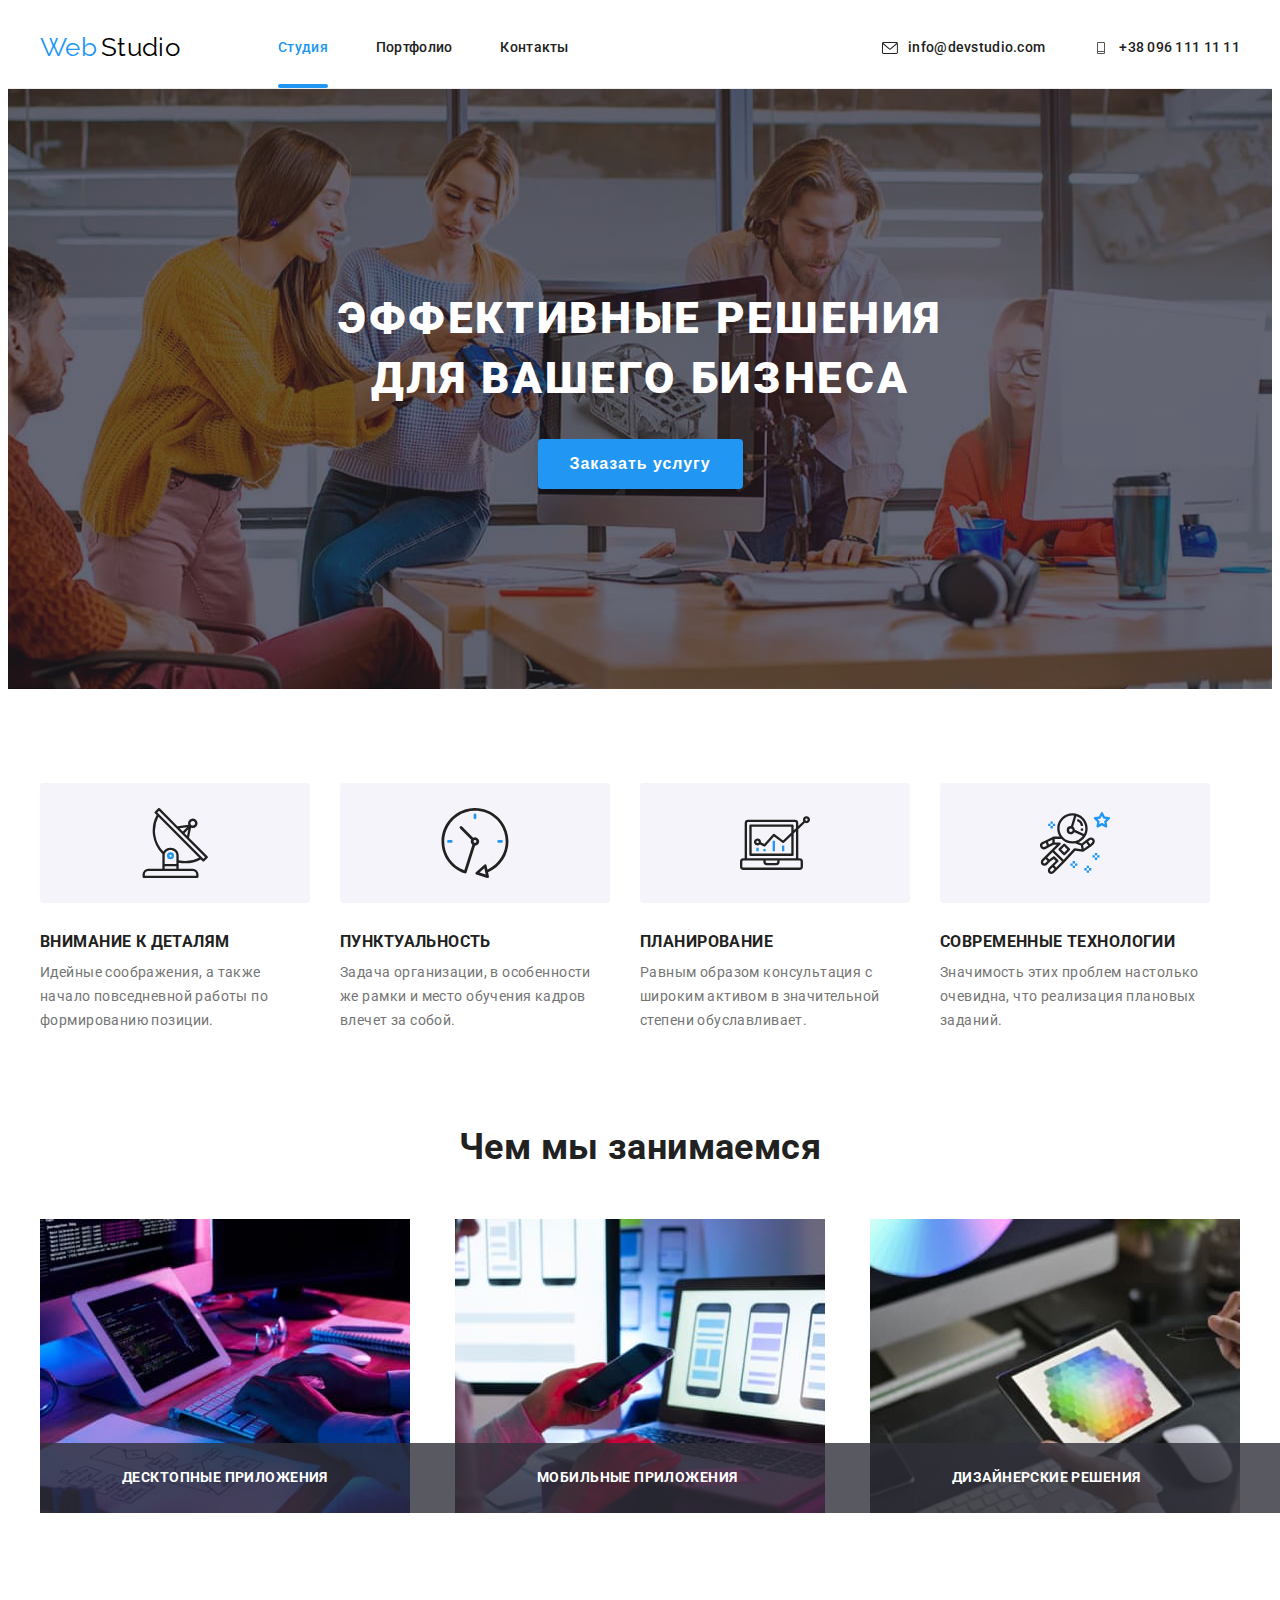
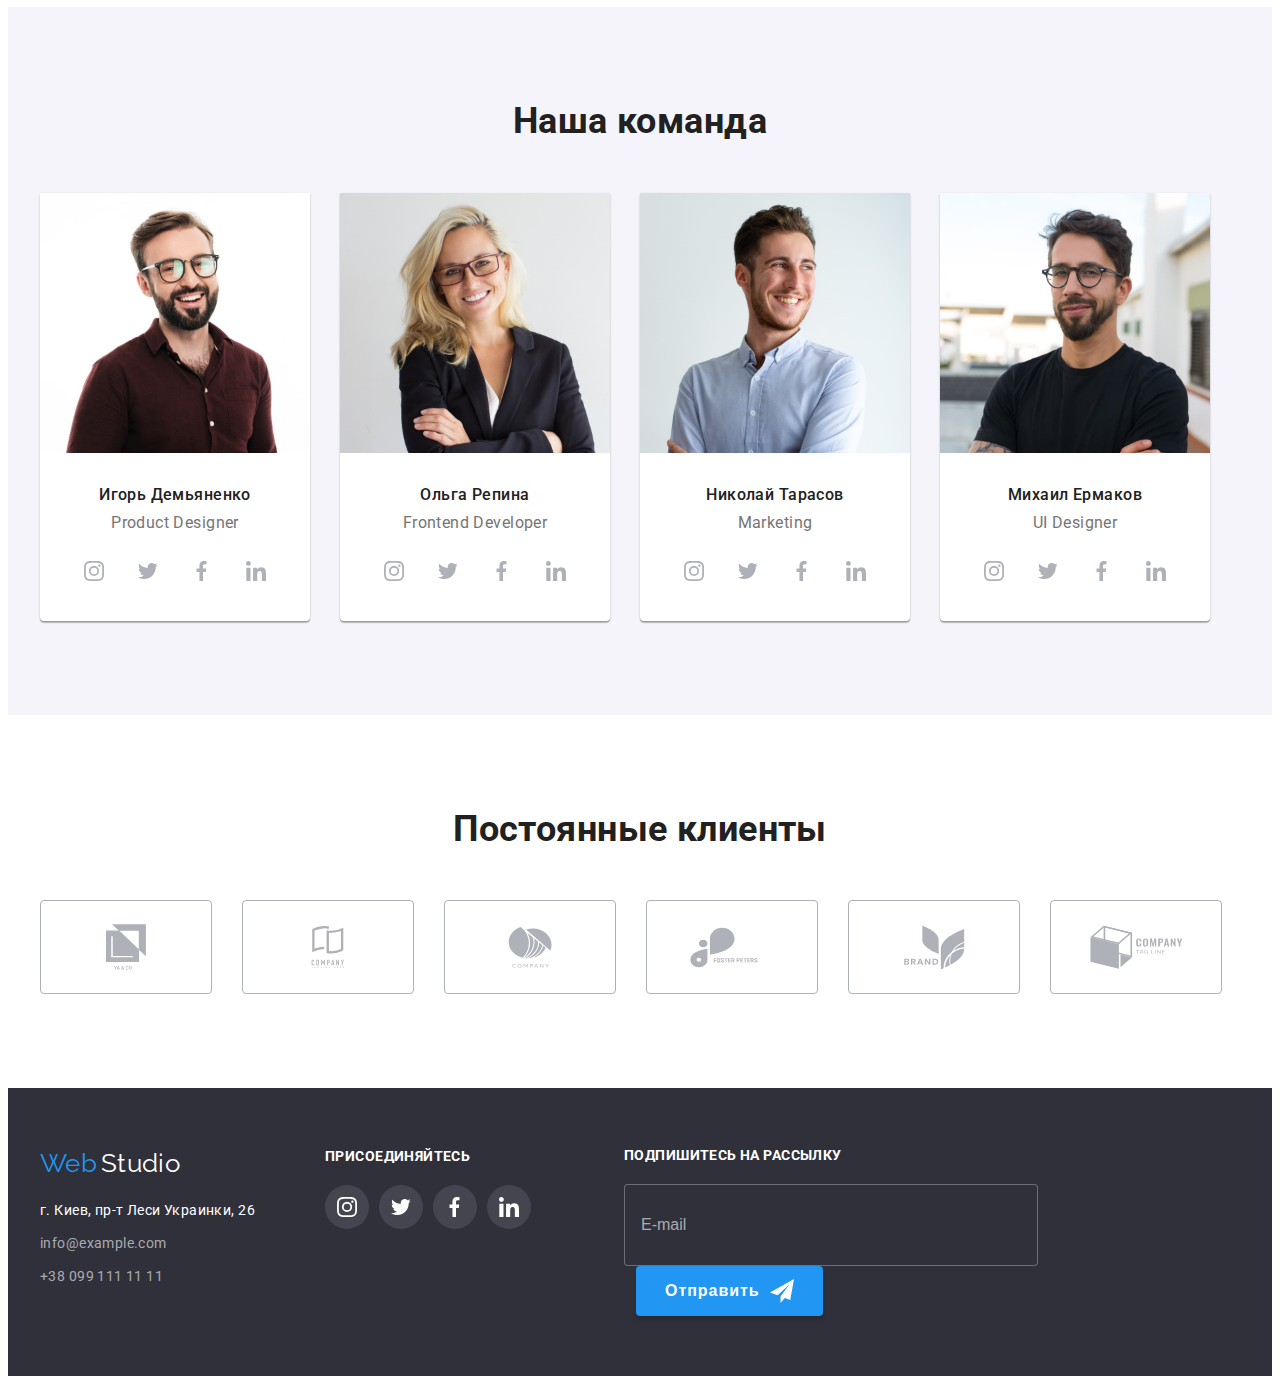
<file: index.html>
<!DOCTYPE html>
<html lang="ru">
<head>
   <meta charset="UTF-8">
   <meta http-equiv="X-UA-Compatible" content="IE=edge">
   <meta name="viewport" content="width=device-width, initial-scale=1.0">
   <title>Document</title>
   <link rel="preconnect" href="https://fonts.googleapis.com">
   <link rel="preconnect" href="https://fonts.gstatic.com" crossorigin>
   <link href="https://fonts.googleapis.com/css2?family=Raleway:wght@700&family=Roboto:wght@400;500;700;900&display=swap" 
   rel="stylesheet">
   <link rel="stylesheet" href="https://cdnjs.cloudflare.com/ajax/libs/modern-normalize/1.1.0/modern-normalize.min.css" integrity="sha512-wpPYUAdjBVSE4KJnH1VR1HeZfpl1ub8YT/NKx4PuQ5NmX2tKuGu6U/JRp5y+Y8XG2tV+wKQpNHVUX03MfMFn9Q==" crossorigin="anonymous" referrerpolicy="no-referrer" />
   <link rel="stylesheet" href="./css/main.min.css">
</head>

<body class="body">
   <!-- Header -->
   
   <header class=" header">
   <div class="container">
      <nav class="menu">
         <a href="./index.html" class="logo">
           <span class="logo__web">Web</span> 
           <span class="logo__studio">Studio</span>
         </a>
        
         <ul class="menu__list">
            <li class="menu__item"><a href="./index.html" class="menu__link link menu__link--current">Студия</a></li>
            <li class="menu__item"><a href="./portfolio.html" class="menu__link link">Портфолио</a></li>
            <li class="menu__item"><a href="" class="menu__link link">Контакты</a></li>
         </ul>
         <ul class="menu__list auth-nav">
            <li class="menu__item"> 
            <a href="mailto:info@devstudio.com" class="menu__link link link__address">
               <svg class="link__icon">
                  <use href="./img/sprite.svg#icon-mail">
                  </use>
               </svg>
               info@devstudio.com
            </a>
         </li>
            <li class="menu__item">
            <a href="telto:+38096111111" class="menu__link link link__address">
               <svg class="link__icon">
                  <use href="./img/sprite.svg#icon-phone">
                  </use>
               </svg>
               +38 096 111 11 11</a>
            </li>
         </ul>
      </nav>
   </div>
  
   
   </header>
   
<main>
   <!-- hero -->

   <section class="hero">
      <div class="container">
         <h1 class="large-title">Эффективные решения для вашего бизнеса</h1>
         <button type="button" class="button" data-modal-open>Заказать услугу</button>
      </div>
   
   </section>

<!-- Benefits -->
   <section class="section benefits">
  <div class="container">
   <h2 class="visually-hidden">About</h2>
   <ul class="benefits__list">
      <li class="benefits__item">
         <div class="thumb">
            <svg class="thumb__icon">
               <use href="./img/sprite.svg#icon-antena">
               </use>
            </svg>
         </div>
         <h3 class="benefits__title benefits__title--bottom  subtitle">Внимание к деталям</h3>
         <p class="benefits__text">Идейные соображения, а также начало повседневной работы по формированию позиции.</p>
      </li>

      <li class="benefits__item">
         <div class="thumb">
            <svg class="thumb__icon">
               <use  href="./img/sprite.svg#icon-clock">
               </use>
            </svg>
         </div>
         <h3 class="benefits__title benefits__title--bottom subtitle">Пунктуальность</h3>
         <p class="benefits__text">Задача организации, в особенности же рамки и место обучения кадров влечет за собой.</p>
      </li>

      <li class="benefits__item">
         <div class="thumb">
            <svg class="thumb__icon">
               <use href="./img/sprite.svg#icon-diagram">
               </use>
            </svg>
         </div>
         <h3 class="benefits__title benefits__title--bottom subtitle">Планирование</h3>
         <p class="benefits__text">Равным образом консультация с широким активом в значительной степени обуславливает.</p>
      </li>

      <li class="benefits__item">
         <div class="thumb">
            <svg class="thumb__icon">
               <use href="./img/sprite.svg#icon-astronaut">
               </use>
            </svg>
         </div>
         <h3 class="benefits__title benefits__title--bottom subtitle">Современные технологии</h3>
         <p class="benefits__text">Значимость этих проблем настолько очевидна, что реализация плановых заданий.</p>
      </li>
   </ul>
   </div>
   </section>


<!--  Our work-->

   <section class="reference">
   <div class="container">
   <h2 class="medium__title title">Чем мы занимаемся</h2>
   <ul class="reference__list">
      <li class="reference__item">
         <img src="./img/img.jpg" alt="клавиатура" width="370">
         <p class="reference__overlay reference__overlay--uppercase subtitle">Десктопные приложения</p>
      </li>
      <li class="reference__item">
         <img src="./img/imglaptop.jpg" alt="клавиатура" width="370">
         <p class="reference__overlay reference__overlay--uppercase subtitle">Мобильные приложения</p>
      </li>
      <li class="reference__item">
         <img src="./img/imgtablet.jpg" alt="клавиатура" width="370">
         <p class="reference__overlay reference__overlay--uppercase subtitle">Дизайнерские решения</p>
      </li>
   </ul>
   </div>
   </section>

<!-- our team -->
   <section class="section team">
   <div class="container">
   <h2 class="medium__title title">Наша команда</h2>
   <ul class="team team__list">
      <li class="team__item"> 
         <img src="./img/product.jpg" alt="product desiner" width="270">
         <div class="team__inner">
            <h3 class="team__title">Игорь Демьяненко</h3>
            <p class="card-text team__text ">Product Designer</p>
            <ul class="sotial">
               <li class="sotial__item">
                  <a href="" class="sotial__link">
                     <svg class="sotial__icon">
                        <use href="./img/sprite.svg#icon-instagram"></use>
                     </svg>
                  </a>

               </li>
               <li class="sotial__item">
                  <a href="" class="sotial__link">
                     <svg class="sotial__icon">
                        <use href="./img/sprite.svg#icon-twiter"></use>
                     </svg>
                  </a>
               </li>
               <li class="sotial__item">
                  <a href="" class="sotial__link">
                     <svg class="sotial__icon">
                        <use  
                        href="./img/sprite.svg#icon-facebook">
                        </use>
                     </svg>
                  </a>
               </li>
               <li class="sotial__item">
                  <a href="" class="sotial__link">
                     <svg class="sotial__icon">
                        <use  
                        href="./img/sprite.svg#icon-linkedin">
                        </use>
                     </svg>
                  </a>
               </li>
            </ul>
         </div>

      </li>
      <li class="team__item">
         <img src="./img/frontend.jpg" alt="frontend" width="270">
         <div class="team__inner">
            <h3 class="team__title">Ольга Репина</h3>
            <p class="card-text team__text">Frontend Developer</p>
            <ul class="sotial">
               <li class="sotial__item">
                  <a href="" class="sotial__link">
                     <svg class="sotial__icon">
                        <use href="./img/sprite.svg#icon-instagram"></use>
                     </svg>
                  </a>
            
               </li>
               <li class="sotial__item">
                  <a href="" class="sotial__link">
                     <svg class="sotial__icon">
                        <use href="./img/sprite.svg#icon-twiter"></use>
                     </svg>
                  </a>
               </li>
               <li class="sotial__item">
                  <a href="" class="sotial__link">
                     <svg class="sotial__icon">
                        <use href="./img/sprite.svg#icon-facebook">
                        </use>
                     </svg>
                  </a>
               </li>
               <li class="sotial__item">
                  <a href="" class="sotial__link">
                     <svg class="sotial__icon">
                        <use href="./img/sprite.svg#icon-linkedin">
                        </use>
                     </svg>
                  </a>
               </li>
            </ul>
         </div>
      </li>
      <li class="team__item">
         <img src="./img/marketing.jpg" alt="marketing" width="270">
         <div class="team__inner">
            <h3 class="team__title">Николай Тарасов</h3>
            <p class="card-text team__text">Marketing</p>
               <ul class="sotial">
                  <li class="sotial__item">
                     <a href="" class="sotial__link">
                        <svg class="sotial__icon">
                           <use href="./img/sprite.svg#icon-instagram"></use>
                        </svg>
                     </a>
               
                  </li>
                  <li class="sotial__item">
                     <a href="" class="sotial__link">
                        <svg class="sotial__icon">
                           <use href="./img/sprite.svg#icon-twiter"></use>
                        </svg>
                     </a>
                  </li>
                  <li class="sotial__item">
                     <a href="" class="sotial__link">
                        <svg class="sotial__icon">
                           <use href="./img/sprite.svg#icon-facebook">
                           </use>
                        </svg>
                     </a>
                  </li>
                  <li class="sotial__item">
                     <a href="" class="sotial__link">
                        <svg class="sotial__icon">
                           <use href="./img/sprite.svg#icon-linkedin">
                           </use>
                        </svg>
                     </a>
                  </li>
               </ul>
         </div>
      </li>
      <li class="team__item">
         <img src="./img/designer.jpg" alt="designer" width="270">
        <div class="team__inner">
         <h3 class="team__title">Михаил Ермаков</h3>
         <p class="card-text team__text">UI Designer</p>
            <ul class="sotial">
               <li class="sotial__item">
                  <a href="" class="sotial__link">
                     <svg class="sotial__icon">
                        <use href="./img/sprite.svg#icon-instagram"></use>
                     </svg>
                  </a>
            
               </li>
               <li class="sotial__item">
                  <a href="" class="sotial__link">
                     <svg class="sotial__icon">
                        <use href="./img/sprite.svg#icon-twiter"></use>
                     </svg>
                  </a>
               </li>
               <li class="sotial__item">
                  <a href="" class="sotial__link">
                     <svg class="sotial__icon">
                        <use href="./img/sprite.svg#icon-facebook">
                        </use>
                     </svg>
                  </a>
               </li>
               <li class="sotial__item">
                  <a href="" class="sotial__link">
                     <svg class="sotial__icon">
                        <use href="./img/sprite.svg#icon-linkedin">
                        </use>
                     </svg>
                  </a>
               </li>
            </ul>
        </div>
      </li>
   </ul>
   </div>
   </section>

   <!-- Clients -->
   <section class="section clients">
      <div class="container">
         <h2 class="medium__title title">Постоянные клиенты</h2>
         <ul class="clients__list">
            <li class="clients__item">
               <a href="" class="clients__link">
                  <svg class="clients__icon" width="40" height="52">
                     <use href="./img/sprite.svg#icon-Union-ya-co">
                     </use>
                  </svg>
               </a>
            </li>
            <li class="clients__item">
               <a href="" class="clients__link">
                  <svg class="clients__icon"  width="44" height="42">
                     <use href="./img/sprite.svg#icon-company-tagline ">
                     </use>
                  </svg>
               </a>
            </li>
            <li class="clients__item">
               <a href="" class="clients__link">
                  <svg class="clients__icon" width="44" height="42">
                     <use href="./img/sprite.svg#icon-company">
   
                     </use>
                  </svg>
               </a>
            </li>
            <li class="clients__item">
               <a href="" class="clients__link">
                  <svg  class="clients__icon" width="84" height="41">
                     <use href="./img/sprite.svg#icon-foster-peters"></use>
                  </svg> 
               </a>
            </li>
            <li class="clients__item">
               <a href="" class="clients__link">
                  <svg class="clients__icon" width="63" height="45">
                     <use href="./img/sprite.svg#icon-brand"></use>
                  </svg>
   
               </a>
            </li>
            <li class="clients__item">
               <a href=""class="clients__link">
                  <svg class="clients__icon"  width="93" height="44">
                     <use href="./img/sprite.svg#icon-logo-box"></use>
                  </svg>
               </a>
            </li>
         </ul>
   
      </div>
   </section>
   </main>


 

<!-- Footer -->

   <footer class="footer">
   <div class="container footer__section">
      <section class="footer__address">
         <a href="./index.html" class="logo-footer">
            <span class="logo__web">Web</span> 
            <span class="logo__label">Studio</span>
          </a>
          <address class="adress ">
            <p class="adress__text">г. Киев, пр-т Леси Украинки, 26 </p>
            <a href="mailto:info@example.com" class="adress__link link">info@example.com</a>
            <a href="telto:+380991111111" class="adress__link link">+38 099 111 11 11</a>
         </address>

      </section>
     
      <div>
         <span class="subtitle subtitle--footer">присоединяйтесь</span>
         <ul class="sotial sotial-list">
                  <li class="sotial__item">
                     <a href="" class="sotial__link sotial-list__link--footer">
                        <svg class="sotial__icon">
                           <use href="./img/sprite.svg#icon-instagram"></use>
                        </svg>
                     </a>
               
                  </li>
                  <li class="sotial__item">
                     <a href="" class="sotial__link sotial-list__link--footer">
                        <svg class="sotial__icon">
                           <use href="./img/sprite.svg#icon-twiter"></use>
                        </svg>
                     </a>
                  </li>
                  <li class="sotial__item">
                     <a href="" class="sotial__link sotial-list__link--footer">
                        <svg class="sotial__icon">
                           <use href="./img/sprite.svg#icon-facebook">
                           </use>
                        </svg>
                     </a>
                  </li>
                  <li class="sotial__item">
                     <a href="" class="sotial__link sotial-list__link--footer">
                        <svg class="sotial__icon">
                           <use href="./img/sprite.svg#icon-linkedin">
                           </use>
                        </svg>
                     </a>
                  </li>
               </ul>

      </div>

      <div class="form-subscription">
         <form  name="footer-form" autocomplete="on" novalidate>
            <label class="form-subscription__sign subtitle" for="footer-form-sign">Подпишитесь на рассылку</label>
            <input class="footer-form__input" type="text"
             id="footer-form-sign" 
             name="footer-form-sign"
             placeholder="E-mail">
         <button class="form-button form-button--send" type="submit">Отправить
            <svg class="form-button__icon">
               <use href="./img/sprite.svg#icon-send"></use>
            </svg>
         </button>
        
         </form>
      </div>

      
      

     
   </div>
   </footer>

<!-- Modal -->
   <div class="backdrop is-hidden" data-modal >
      
      <div class="modal">
         <button type="button" class="close-button" data-modal-close >
            <svg class="close-button__icon">
               <use href="./img/sprite.svg#icon-close"></use>
            </svg>
         </button> 
         <div class="modal-inner">
            <h2 class="modal__title">Оставьте свои данные, мы вам перезвоним</h2>
            <form class="form" name="main-form" autocomplete="on" novalidate>
              <div class="modal_form-field form-field">
               <label class="form-field__label" for="user-name">Имя</label>
               <div  class="form-field__inner">
                  <input class="form-field__input" id="user-name" type="text" 
                  name="user-name" placeholder=" ">
                  <svg class="form-field__icon" aria-hidden="true">
                     <use href="./img/sprite.svg#icon-person-black">
                     </use>
                  </svg>
               </div>
              </div>
              <div class="modal_form-field form-field">
               <label class="form-field__label" for="user-phone">Телефон</label>
               <div class="form-field__inner">
                  <input class="form-field__input" id="user-phone" type="tel"
                   name="user-phone" placeholder=" ">
                  <svg class="form-field__icon" aria-hidden="true">
                     <use href="./img/sprite.svg#icon-phone-black">
                     </use>
                  </svg>
               </div>
              </div>
                  <div class="modal_form-field form-field">
                     <label class="form-field__label" for="user-mail">Телефон</label>
                     <div class="form-field__inner">
                        <input class="form-field__input" id="user-mail" type="email" name="user-mail"
                         placeholder=" ">
                        <svg class="form-field__icon" aria-hidden="true">
                           <use href="./img/sprite.svg#icon-email-black">
                           </use>
                        </svg>
                     </div>
                  </div>
              
              <div class="modal_form-field form-field">
               <label class="form-field__label" for="user-comment">Комментарий</label>
               <textarea class="form-field__input form-field__textarea" 
               name="user-comment" id="user-comment"
               rows="10" placeholder="Введите текст"></textarea>
             </div>
             <label class="form-checkbox" >
               <input class="checkbox" type="checkbox" name="checkbox">
             <span class="checkbox-icon"></span>Соглашаюсь с рассылкой и принимаю 
              <a href="" class="checkbox-icon__link">Условия договора</a> 
            </label>
              
            <button class="form-button form-button__modal" type="submit">Отправить</button>
            </form>
         </div> 
         
      </div>
   </div>

   <script src="./js/modal.js"></script>
</body>
</html>
</file>
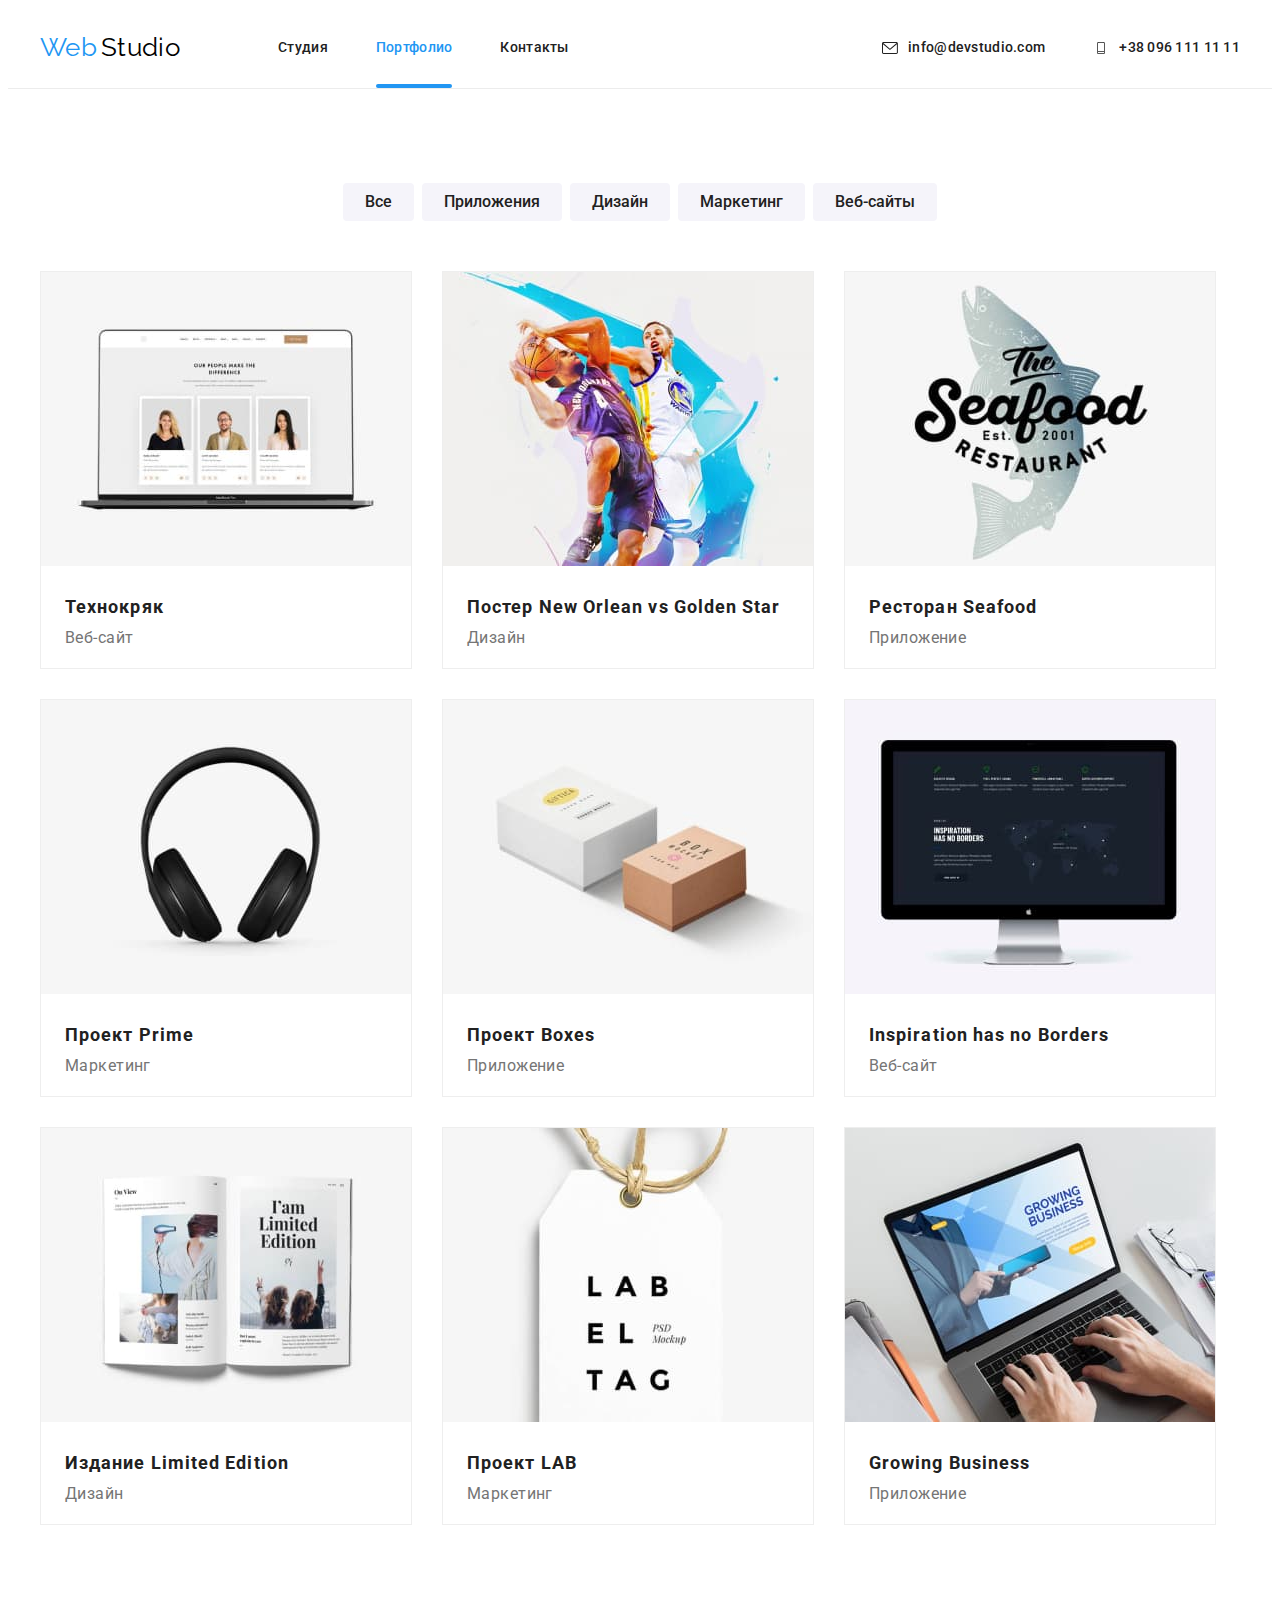
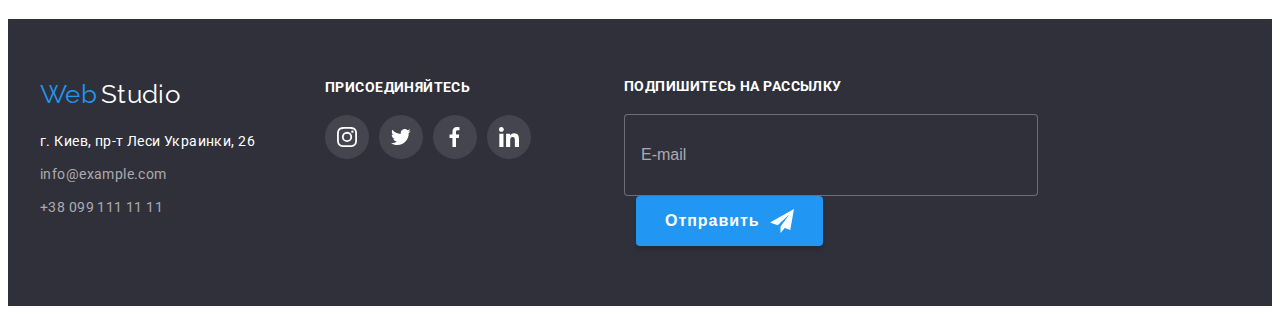
<file: portfolio.html>
<!DOCTYPE html>
<html lang="en">
<head>
   <meta charset="UTF-8">
   <meta http-equiv="X-UA-Compatible" content="IE=edge">
   <meta name="viewport" content="width=device-width, initial-scale=1.0">
   <title>Document</title>
   <link rel="preconnect" href="https://fonts.googleapis.com">
   <link rel="preconnect" href="https://fonts.gstatic.com" crossorigin>
   <link href="https://fonts.googleapis.com/css2?family=Raleway:wght@700&family=Roboto:wght@400;500;700;900&display=swap" rel="stylesheet">
   <link rel="stylesheet" href="https://cdnjs.cloudflare.com/ajax/libs/modern-normalize/1.1.0/modern-normalize.min.css" integrity="sha512-wpPYUAdjBVSE4KJnH1VR1HeZfpl1ub8YT/NKx4PuQ5NmX2tKuGu6U/JRp5y+Y8XG2tV+wKQpNHVUX03MfMFn9Q==" crossorigin="anonymous" referrerpolicy="no-referrer" />
   <link rel="stylesheet" href="./css/main.min.css">
   
</head>
<body  class="body">
    <!-- Header -->
<header class=" header">
   <div class="container">
      <nav class="menu">
         <a href="./index.html" class="logo">
            <span class="logo__web">Web</span>
            <span class="logo__studio">Studio</span>
         </a>

         <ul class="menu__list">
            <li class="menu__item"><a href="./index.html" class="menu__link link ">Студия</a></li>
            <li class="menu__item"><a href="./portfolio.html" class="menu__link link menu__link--current">Портфолио</a></li>
            <li class="menu__item"><a href="" class="menu__link link">Контакты</a></li>
         </ul>
         <ul class="menu__list auth-nav">
            <li class="menu__item">
               <a href="mailto:info@devstudio.com" class="menu__link link link__address">
                  <svg class="link__icon">
                     <use href="./img/sprite.svg#icon-mail">
                     </use>
                  </svg>
                  info@devstudio.com
               </a>
            </li>
            <li class="menu__item">
               <a href="telto:+38096111111" class="menu__link link link__address">
                  <svg class="link__icon">
                     <use href="./img/sprite.svg#icon-phone">
                     </use>
                  </svg>
                  +38 096 111 11 11</a>
            </li>
         </ul>
      </nav>
   </div>


</header>

<main>
   <!-- Фильтр -->

 <section class="portfolio">
   <div class="container">
   <h1 class="visually-hidden">Навигация сайта</h1>
   <ul class="filter-menu">
    <li class="filter-menu__item"><button type="button" class="filter-button">Все</button></li>
    <li class="filter-menu__item"><button type="button" class="filter-button">Приложения</button></li>
    <li class="filter-menu__item"><button type="button" class="filter-button">Дизайн</button></li>
    <li class="filter-menu__item"><button type="button" class="filter-button">Маркетинг</button></li>
    <li class="filter-menu__item"><button type="button" class="filter-button">Веб-сайты</button></li>
   </ul>
   </div>

   <!-- Портфолио -->
   <h2 class="visually-hidden">Карточки товара</h2>
   <div class="container">
      <ul class="portfolio__list">
         <li class="portfolio__item portfolio__grid">
            <a href=""class="link">
               <div class="portfolio__thumb">
                  <img src="./img/laptop.jpg" alt="ноутбук" width="370" 
                  class="porfolio__image">
                  <div class="portfolio__overlay">
                  <p class="portfolio portfolio__text--overlay">Ресурс предлагает комплексные предложения
                     с разным уровнем функционала и сервисов. 
                     Все это позволит посетителю получить исчерпывающие сведения 
                     о компании или частном лице.
                  </p>
                  </div>

               </div>
               <div class="portfolio__cart">
                  <h3 class="portfolio__title">Технокряк</h3>    
                  <p class="portfolio__text">Веб-сайт</p>
                  
               </div>
            </a>
         </li>
         <li class="portfolio__item portfolio__grid">
            <a href="" class="link">
               <div class="portfolio__thumb">
                  <img src="./img/basketboll.jpg" alt="ноутбук" width="370" 
                  class="porfolio__image">
                  <div class="portfolio__overlay">
                     <p class="portfolio portfolio__text--overlay">Ресурс предлагает комплексные предложения
                        с разным уровнем функционала и сервисов. 
                        Все это позволит посетителю получить исчерпывающие сведения 
                        о компании или частном лице.
                     </p>
                     </div>
               </div>
                  <div class="portfolio__cart">
                   <h3 class="portfolio__title">Постер New Orlean vs Golden Star</h3>    
                   <p class="portfolio__text">Дизайн</p>
                  </div>
             </a>
         </li>
         <li class="portfolio__item portfolio__grid">
            <a href="" class="link">
               <div class="portfolio__thumb">
                  <img src="./img/seafood.jpg" 
                  alt="ноутбук" width="370" class="porfolio__image">
                  <div class="portfolio__overlay">
                  <p class="portfolio portfolio__text--overlay ul">Ресурс предлагает комплексные предложения
                     с разным уровнем функционала и сервисов. 
                     Все это позволит посетителю получить исчерпывающие сведения 
                     о компании или частном лице.
                  </p>
                  </div>

               </div>
               <div class="portfolio__cart">
                  <h3 class="portfolio__title">Ресторан Seafood</h3>    
                  <p class="portfolio__text">Приложение</p>
                  
                 </div>
                  
            </a>
         </li>
         <li class="portfolio__item portfolio__grid">
            <a href="" class="link">
               <div class="portfolio__thumb">
                  <img src="./img/hp.jpg" alt="наушники" width="370" 
                  class="porfolio__image">
                  <div class="portfolio__overlay">
                     <p class="portfolio portfolio__text--overlay ul">Ресурс предлагает комплексные предложения
                        с разным уровнем функционала и сервисов. 
                        Все это позволит посетителю получить исчерпывающие сведения 
                        о компании или частном лице.
                     </p>
                </div>
               </div>
               <div class="portfolio__cart">
                  <h3 class="portfolio__title">Проект Prime</h3>    
                  <p class="portfolio__text">Маркетинг</p>  
               </div>
            </a>
         </li>
         <li class="portfolio__item portfolio__grid">
            <a href="" class="link">
               <div class="portfolio__thumb">
                  <img src="./img/box.jpg" alt="Приложение" width="370" 
                  class="porfolio__image">
                  <div class="portfolio__overlay">
                     <p class="portfolio portfolio__text--overlay ul">
                        Ресурс предлагает комплексные предложения
                        с разным уровнем функционала и сервисов. 
                        Все это позволит посетителю получить исчерпывающие сведения 
                        о компании или частном лице.
                     </p>
                </div>
               </div>
               <div class="portfolio__cart">
                  <h3 class="portfolio__title">Проект Boxes</h3>    
                  <p class="portfolio__text">Приложение</p>
                  
                </div>
                 
            </a>
            
         </li>
         <li class="portfolio__item portfolio__grid">
            <a href="" class="link">
               <div class="portfolio__thumb">
                  <img src="./img/monitor.jpg" alt="бокси" width="370" 
                  class="porfolio__image">
                  <div class="portfolio__overlay">
                     <p class="portfolio portfolio__text--overlay ul">
                        Ресурс предлагает комплексные предложения
                        с разным уровнем функционала и сервисов. 
                        Все это позволит посетителю получить исчерпывающие сведения 
                        о компании или частном лице.
                     </p>
                </div>
               </div>
               <div class="portfolio__cart">
                  <h3 class="portfolio__title">Inspiration has no Borders</h3>    
                  <p class="portfolio__text">Веб-сайт</p>
                  
               </div>
                 
            </a>
         </li>
         <li class="portfolio__item portfolio__grid">
            <a href="" class="link">
               <div class="portfolio__thumb">
                  <img src="./img/book.jpg" alt="бокси" width="370" 
                  class="porfolio__image">
                  <div class="portfolio__overlay">
                     <p class="portfolio portfolio__text--overlay ul">
                        Ресурс предлагает комплексные предложения
                        с разным уровнем функционала и сервисов. 
                        Все это позволит посетителю получить исчерпывающие сведения 
                        о компании или частном лице.
                     </p>
                </div>
               </div>
               <div class="portfolio__cart">
                  <h3 class="portfolio__title">Издание Limited Edition</h3>    
                  <p class="portfolio__text">Дизайн</p>
                  
               </div>
                 
            </a>
         </li>
         <li class="portfolio__item portfolio__grid">
            <a href="" class="link">
               <div class="portfolio__thumb">
                  <img src="./img/lab.jpg" alt="Маркетинг" width="370" 
                  class="porfolio-list-img">
                  <div class="portfolio__overlay">
                     <p class="portfolio portfolio__text--overlay ul">
                        Ресурс предлагает комплексные предложения
                        с разным уровнем функционала и сервисов. 
                        Все это позволит посетителю получить исчерпывающие сведения 
                        о компании или частном лице.
                     </p>
                </div>
               </div>
               <div class="portfolio__cart">
                  <h3 class="portfolio__title">Проект LAB</h3>    
                  <p class="portfolio__text">Маркетинг</p>
                  
               </div>
                 
            </a>
         </li>
         <li class="portfolio__item portfolio__grid">
            <a href="" class="link">
               <div class="portfolio__thumb">
                  <img src="./img/tablet.jpg" alt="Приложение" width="370" 
                  class="porfolio-list-img">
                  <div class="portfolio__overlay">
                     <p class="portfolio portfolio__text--overlay ul">
                        Ресурс предлагает комплексные предложения
                        с разным уровнем функционала и сервисов. 
                        Все это позволит посетителю получить исчерпывающие сведения 
                        о компании или частном лице.
                     </p>
                </div>
               </div>
               <div class="portfolio__cart">
                  <h3 class="portfolio__title">Growing Business</h3>    
                  <p class="portfolio__text">Приложение</p>
                  
               </div>
                 
            </a>
         </li>
      </ul>
   </div>
 </section>
</main>


<!-- Footer -->

<footer class="footer">
   <div class="container footer__section">
      <section class="footer__address">
         <a href="./index.html" class="logo-footer">
            <span class="logo__web">Web</span>
            <span class="logo__label">Studio</span>
         </a>
         <address class="adress ">
            <p class="adress__text">г. Киев, пр-т Леси Украинки, 26 </p>
            <a href="mailto:info@example.com" class="adress__link link">info@example.com</a>
            <a href="telto:+380991111111" class="adress__link link">+38 099 111 11 11</a>
         </address>

      </section>

      <div>
         <span class="subtitle subtitle--footer">присоединяйтесь</span>
         <ul class="sotial sotial-list">
                  <li class="sotial__item">
                     <a href="" class="sotial__link sotial-list__link--footer">
                        <svg class="sotial__icon">
                           <use href="./img/sprite.svg#icon-instagram"></use>
                        </svg>
                     </a>
               
                  </li>
                  <li class="sotial__item">
                     <a href="" class="sotial__link sotial-list__link--footer">
                        <svg class="sotial__icon">
                           <use href="./img/sprite.svg#icon-twiter"></use>
                        </svg>
                     </a>
                  </li>
                  <li class="sotial__item">
                     <a href="" class="sotial__link sotial-list__link--footer">
                        <svg class="sotial__icon">
                           <use href="./img/sprite.svg#icon-facebook">
                           </use>
                        </svg>
                     </a>
                  </li>
                  <li class="sotial__item">
                     <a href="" class="sotial__link sotial-list__link--footer">
                        <svg class="sotial__icon">
                           <use href="./img/sprite.svg#icon-linkedin">
                           </use>
                        </svg>
                     </a>
                  </li>
               </ul>

      </div>
      <div class="form-subscription">
         <form name="footer-form" autocomplete="on" novalidate>
            <label class="form-subscription__sign subtitle" for="footer-form-sign">Подпишитесь на рассылку</label>
            <input class="footer-form__input" type="text" id="footer-form-sign" name="footer-form-sign" placeholder="E-mail">
            <button class="form-button form-button--send" type="submit">Отправить
               <svg class="form-button__icon">
                  <use href="./img/sprite.svg#icon-send"></use>
               </svg>
            </button>
      
         </form>
      </div>

      





   </div>
</footer>
</body>
</html>
</file>
<file: css/main.min.css>
:root{--primery-text-color: #757575;--title-text-color: #212121;--accent-color: #2196F3;--primery-nav-color: #212121;--auth-color: #757575;--text-white-color: #FFFFFF;--button-color: #F5F4FA;--adrress-text-color: rgba(255, 255, 255, 0.6);--hero-bc-color: #2F303A;--color-hover: #2196F3;--color-social-link: #AFB1B8;--box-shadows-button: 0px 4px 4px rgba(0, 0, 0, 0.15)}h1,h2,h3,h4,h5,h6{margin:0}p{margin:0}ul{list-style:none;padding:0px;margin:0px}a{list-style:none}.body{background-color:#fff;color:var(--primery-text-color);font-family:"Roboto",sans-serif;letter-spacing:.03em;font-size:14px;font-style:normal}.visually-hidden{position:absolute;width:1px;height:1px;margin:-1px;border:0;padding:0;white-space:nowrap;-webkit-clip-path:inset(100%);clip-path:inset(100%);clip:rect(0 0 0 0);overflow:hidden}.container{width:1200px;margin-left:auto;margin-right:auto;padding-left:15px;padding-right:15px}.link{text-decoration:none;list-style:none}.link__address{color:var(--auth-color)}.link:hover,.link:focus{color:var(--accent-color)}.link__icon{-webkit-box-align:baseline;-ms-flex-align:baseline;align-items:baseline;margin-right:10px;width:16px;height:12px;fill:currentColor}.button{font-size:16px;display:inline-block;padding:10px 32px;text-align:center;line-height:1.87;font-weight:700;letter-spacing:.06em;cursor:pointer;border:none;background-color:var(--accent-color);color:var(--text-white-color);-webkit-box-shadow:var(--box-shadows-button);box-shadow:var(--box-shadows-button);border-radius:4px}.filter-button{display:inline-block;padding:6px 22px;text-align:center;border-radius:4px;cursor:pointer;border:none;background-color:var(--button-color);color:var(--title-text-color);font-family:"Roboto",sans-serif;font-weight:500;font-size:16px;line-height:1.62;-webkit-transition:color 250ms cubic-bezier(0.4, 0, 0.2, 1),background-color,250ms cubic-bezier(0.4, 0, 0.2, 1),-webkit-box-shadow 250ms cubic-bezier(0.4, 0, 0.2, 1);transition:color 250ms cubic-bezier(0.4, 0, 0.2, 1),background-color,250ms cubic-bezier(0.4, 0, 0.2, 1),-webkit-box-shadow 250ms cubic-bezier(0.4, 0, 0.2, 1);transition:color 250ms cubic-bezier(0.4, 0, 0.2, 1),background-color,250ms cubic-bezier(0.4, 0, 0.2, 1),box-shadow 250ms cubic-bezier(0.4, 0, 0.2, 1);transition:color 250ms cubic-bezier(0.4, 0, 0.2, 1),background-color,250ms cubic-bezier(0.4, 0, 0.2, 1),box-shadow 250ms cubic-bezier(0.4, 0, 0.2, 1),-webkit-box-shadow 250ms cubic-bezier(0.4, 0, 0.2, 1)}.filter-button:hover,.filter-button:focus{color:var(--button-color);background-color:var(--accent-color);-webkit-box-shadow:0px 3px 1px rgba(0,0,0,.1),0px 1px 2px rgba(0,0,0,.08),0px 2px 2px rgba(0,0,0,.12);box-shadow:0px 3px 1px rgba(0,0,0,.1),0px 1px 2px rgba(0,0,0,.08),0px 2px 2px rgba(0,0,0,.12)}.form-button{display:-webkit-inline-box;display:-ms-inline-flexbox;display:inline-flex;text-align:center;background-color:var(--accent-color);-webkit-box-shadow:var(--box-shadows-button);box-shadow:var(--box-shadows-button);border-radius:4px;border:none;cursor:pointer;color:var(--text-white-color)}.form-button__modal{display:block;margin-left:auto;margin-right:auto;margin-top:30px;padding:10px 55px;height:50px;width:200px;font-weight:700;font-size:16px;line-height:1.87;letter-spacing:.06em;-webkit-transition:background-color 250ms cubic-bezier(0.4, 0, 0.2, 1);transition:background-color 250ms cubic-bezier(0.4, 0, 0.2, 1)}.form-button__modal:hover,.form-button__modal:focus{background-color:#188ce8}.form-button--send{-webkit-box-align:center;-ms-flex-align:center;align-items:center;padding:10px 29px;margin-left:12px;font-weight:700;font-size:16px;line-height:1.87;letter-spacing:.06em}.form-button__icon{margin-left:10px;width:24px;height:24px}.close-button{position:absolute;display:-webkit-box;display:-ms-flexbox;display:flex;top:8px;right:8px;-webkit-transform:translate(-8%, -8%);transform:translate(-8%, -8%);-webkit-box-pack:center;-ms-flex-pack:center;justify-content:center;-webkit-box-align:center;-ms-flex-align:center;align-items:center;border-radius:50%;width:30px;height:30px;border:1px solid rgba(0,0,0,.1019607843);background-color:var(--text-white-color)}.close-button__icon{display:-webkit-box;display:-ms-flexbox;display:flex;width:18px;height:18px;-webkit-transition:fill 250ms cubic-bezier(0.4, 0, 0.2, 1);transition:fill 250ms cubic-bezier(0.4, 0, 0.2, 1)}.close-button__icon:hover{fill:var(--color-hover)}.large-title{max-width:670px;margin:0 auto 30px;font-weight:900;font-size:44px;line-height:1.36;letter-spacing:.06em;text-transform:uppercase;color:var(--text-white-color)}.subtitle{font-weight:700;line-height:1.14;text-transform:uppercase}.title{text-align:center;margin-bottom:50px}.medium__title{font-size:36px;line-height:1.16;color:var(--title-text-color)}.header{border-bottom:1px solid #ececec;height:80px}.logo{text-decoration:none;padding-top:24px;padding-bottom:24px}.logo__web{font-family:"Raleway",sans-serif;font-size:26px;line-height:1.2;color:#2196f3}.logo__studio{color:#000;font-family:"Raleway",sans-serif;font-size:26px;line-height:1.2}.menu{display:-webkit-box;display:-ms-flexbox;display:flex;-webkit-box-align:center;-ms-flex-align:center;align-items:center}.menu__list{display:-webkit-box;display:-ms-flexbox;display:flex;margin-left:98px}.menu__item:not(:last-child){margin-right:50px}.menu__link{display:-webkit-inline-box;display:-ms-inline-flexbox;display:inline-flex;-webkit-box-align:center;-ms-flex-align:center;align-items:center;padding-top:32px;padding-bottom:32px;color:var(--primery-nav-color);font-weight:500;line-height:1.14;letter-spacing:.02em;-webkit-transition:color 250ms cubic-bezier(0.4, 0, 0.2, 1);transition:color 250ms cubic-bezier(0.4, 0, 0.2, 1)}.menu__link--current{position:relative;color:var(--accent-color)}.menu__link--current::after{position:absolute;display:block;content:"";bottom:0;width:100%;height:4px;background-color:var(--accent-color);border-radius:2px}.menu__item:not(:last-child){margin-right:48px}.auth-nav{margin-left:auto}.hero{max-width:1600px;background-position:center;background-size:cover;padding-bottom:200px;padding-top:200px;text-align:center;margin-left:auto;margin-right:auto;background-image:-webkit-gradient(linear, left top, left bottom, from(rgba(47, 48, 58, 0.4)), to(rgba(47, 48, 58, 0.4))),url(../img/hero.jpg);background-image:linear-gradient(rgba(47, 48, 58, 0.4), rgba(47, 48, 58, 0.4)),url(../img/hero.jpg);background-color:var(--hero-bc-color)}.benefits__list{display:-webkit-box;display:-ms-flexbox;display:flex}.benefits__item:not(:last-child){margin-right:30px}.benefits__item{width:270px}.benefits__title{color:var(--title-text-color)}.benefits__title--bottom{margin-bottom:10px}.benefits__text{line-height:1.71}.thumb{display:-webkit-box;display:-ms-flexbox;display:flex;-webkit-box-align:center;-ms-flex-align:center;align-items:center;-webkit-box-pack:center;-ms-flex-pack:center;justify-content:center;width:270px;height:120px;background-color:var(--button-color);border-radius:4px;margin-bottom:30px}.thumb__icon{display:-webkit-box;display:-ms-flexbox;display:flex;width:70px;height:70px}.reference{padding-top:0;padding-bottom:94px}.reference__list{display:-webkit-box;display:-ms-flexbox;display:flex;-webkit-box-pack:justify;-ms-flex-pack:justify;justify-content:space-between}.reference__item{display:-webkit-box;display:-ms-flexbox;display:flex;position:relative;padding-bottom:0}.reference__overlay{display:block;position:absolute;width:100%;padding:27px 82px;background-color:rgba(47,48,58,.8);margin:0;bottom:0}.reference__overlay--uppercase{color:var(--text-white-color)}.team{display:-webkit-box;display:-ms-flexbox;display:flex;background-color:#f5f4fa}.team__item{height:428px;margin-right:30px;background-color:#fff;-webkit-box-shadow:0px 1px 3px rgba(0,0,0,.12),0px 1px 1px rgba(0,0,0,.14),0px 2px 1px rgba(0,0,0,.2);box-shadow:0px 1px 3px rgba(0,0,0,.12),0px 1px 1px rgba(0,0,0,.14),0px 2px 1px rgba(0,0,0,.2);border-radius:0px 0px 4px 4px}.team__item:last-child{margin-right:0px}.team__inner{padding-top:30px;padding-bottom:30px}.team__title{margin-bottom:10px;text-align:center;font-size:16px;font-weight:500;line-height:1.18;color:var(--title-text-color)}.team__text{margin-bottom:16px}.card-text{text-align:center;font-size:16px;line-height:1.18;color:var(--primery-text-color)}.sotial{display:-webkit-box;display:-ms-flexbox;display:flex;list-style:none;margin-top:16px;-webkit-box-pack:center;-ms-flex-pack:center;justify-content:center;padding-left:0}.sotial__item:not(:last-child){margin-right:10px}.sotial__link{-webkit-box-align:center;-ms-flex-align:center;align-items:center;-webkit-box-pack:center;-ms-flex-pack:center;justify-content:center;display:-webkit-box;display:-ms-flexbox;display:flex;list-style:none;color:var(--color-social-link);border-radius:50%;width:44px;height:44px;-webkit-transition:fill 250ms cubic-bezier(0.4, 0, 0.2, 1),background-color 250ms cubic-bezier(0.4, 0, 0.2, 1);transition:fill 250ms cubic-bezier(0.4, 0, 0.2, 1),background-color 250ms cubic-bezier(0.4, 0, 0.2, 1)}.sotial__icon{fill:currentColor;width:20px;height:20px;-webkit-transition:fill 250ms cubic-bezier(0.4, 0, 0.2, 1),background-color 250ms cubic-bezier(0.4, 0, 0.2, 1);transition:fill 250ms cubic-bezier(0.4, 0, 0.2, 1),background-color 250ms cubic-bezier(0.4, 0, 0.2, 1)}.sotial__link:hover,.sotial__link:focus{background-color:#2196f3}.sotial__link:hover .sotial__icon,.sotial__link:focus .sotial__icon{fill:#fff}.sotial-list{display:-webkit-box;display:-ms-flexbox;display:flex;margin-top:20px}.sotial-list__item--end:not(:last-child){margin-right:10px}.sotial-list__link--footer{color:#fff;background:rgba(255,255,255,.1);-webkit-transition:background-color 250ms cubic-bezier(0.4, 0, 0.2, 1);transition:background-color 250ms cubic-bezier(0.4, 0, 0.2, 1)}.portfolio{padding-top:94px;padding-bottom:94px}.portfolio__list{display:-webkit-box;display:-ms-flexbox;display:flex;-ms-flex-wrap:wrap;flex-wrap:wrap;list-style:none}.portfolio__grid{margin-right:30px;margin-bottom:30px}.portfolio__grid:nth-child(3n){margin-right:0px}.portfolio__grid:nth-last-child(-n+3){margin-bottom:0px}.portfolio__item{max-width:370px;border:1px solid #eee;background:#fff;-webkit-transition:-webkit-box-shadow 250ms cubic-bezier(0.4, 0, 0.2, 1);transition:-webkit-box-shadow 250ms cubic-bezier(0.4, 0, 0.2, 1);transition:box-shadow 250ms cubic-bezier(0.4, 0, 0.2, 1);transition:box-shadow 250ms cubic-bezier(0.4, 0, 0.2, 1), -webkit-box-shadow 250ms cubic-bezier(0.4, 0, 0.2, 1)}.portfolio__item:hover,.portfolio__item:focus{-webkit-box-shadow:0px 1px 1px rgba(0,0,0,.12),0px 4px 4px rgba(0,0,0,.06),1px 4px 6px rgba(0,0,0,.16);box-shadow:0px 1px 1px rgba(0,0,0,.12),0px 4px 4px rgba(0,0,0,.06),1px 4px 6px rgba(0,0,0,.16)}.portfolio__thumb{position:relative;overflow:hidden}.portfolio__image{display:block;max-width:100%}.portfolio__overlay{position:absolute;top:0;left:0;-webkit-transform:translateY(100%);transform:translateY(100%);opacity:0;width:100%;height:100%;background-color:rgba(33,150,243,.9);-webkit-transition:opacity 250ms cubic-bezier(0.4, 0, 0.2, 1),-webkit-transform 250ms cubic-bezier(0.4, 0, 0.2, 1);transition:opacity 250ms cubic-bezier(0.4, 0, 0.2, 1),-webkit-transform 250ms cubic-bezier(0.4, 0, 0.2, 1);transition:transform 250ms cubic-bezier(0.4, 0, 0.2, 1),opacity 250ms cubic-bezier(0.4, 0, 0.2, 1);transition:transform 250ms cubic-bezier(0.4, 0, 0.2, 1),opacity 250ms cubic-bezier(0.4, 0, 0.2, 1),-webkit-transform 250ms cubic-bezier(0.4, 0, 0.2, 1)}.portfolio__item:hover .portfolio__overlay{opacity:1;-webkit-transform:translateY(0);transform:translateY(0)}.portfolio__text--overlay{position:absolute;top:50%;left:50%;-webkit-transform:translate(-50%, -50%);transform:translate(-50%, -50%);width:320px;font-size:18px;line-height:1.5;color:var(--text-white-color)}.portfolio__cart{max-width:370px;padding-left:24px;padding-top:20px;padding-right:24px;padding-bottom:20px}.portfolio__title{margin-bottom:4px;font-weight:700;font-size:18px;line-height:2;letter-spacing:.06em;color:var(--title-text-color)}.portfolio__text{font-size:16px;line-height:1.18;color:var(--primery-text-color)}.filter-menu{display:-webkit-box;display:-ms-flexbox;display:flex;-webkit-box-pack:center;-ms-flex-pack:center;justify-content:center;padding-bottom:50px}.filter-menu__item:not(:last-child){margin-right:8px}.clients__list{display:-webkit-box;display:-ms-flexbox;display:flex}.clients__item:not(:last-child){margin-right:30px}.clients__link{display:-webkit-box;display:-ms-flexbox;display:flex;-webkit-box-align:center;-ms-flex-align:center;align-items:center;-webkit-box-pack:center;-ms-flex-pack:center;justify-content:center;width:170px;height:92px;border:1px solid #afb1b8;border-radius:4px;-webkit-transition:border-color 250ms cubic-bezier(0.4, 0, 0.2, 1),background-color,250ms cubic-bezier(0.4, 0, 0.2, 1),border-color 250ms cubic-bezier(0.4, 0, 0.2, 1);transition:border-color 250ms cubic-bezier(0.4, 0, 0.2, 1),background-color,250ms cubic-bezier(0.4, 0, 0.2, 1),border-color 250ms cubic-bezier(0.4, 0, 0.2, 1)}.clients__icon{display:-webkit-box;display:-ms-flexbox;display:flex;-webkit-box-align:center;-ms-flex-align:center;align-items:center;fill:#afb1b8;-webkit-transition:border-color 250ms cubic-bezier(0.4, 0, 0.2, 1),background-color,250ms cubic-bezier(0.4, 0, 0.2, 1),border-color 250ms cubic-bezier(0.4, 0, 0.2, 1);transition:border-color 250ms cubic-bezier(0.4, 0, 0.2, 1),background-color,250ms cubic-bezier(0.4, 0, 0.2, 1),border-color 250ms cubic-bezier(0.4, 0, 0.2, 1)}.clients__link:hover,.clients__link:focus{border-color:var(--color-hover)}.clients__link:hover .clients__icon,.clients__link:focus .clients__icon{fill:var(--color-hover)}.footer{background-color:var(--hero-bc-color);padding-bottom:60px;padding-top:60px}.footer__section{display:-webkit-box;display:-ms-flexbox;display:flex}.footer__address{margin-right:70px}.logo-footer{display:block;text-decoration:none;margin-right:0px}.logo__label{color:var(--text-white-color);font-family:"Raleway",sans-serif;font-size:26px;line-height:1.2}.adress{margin-top:20px;font-style:normal;text-decoration:none}.adress__text{margin-bottom:9px;font-weight:400;line-height:1.71;color:var(--text-white-color)}.adress__link{display:block;margin-top:0px;margin-bottom:9px;font-size:14px;font-weight:400;line-height:1.71;color:var(--adrress-text-color);-webkit-transition:color 250ms cubic-bezier(0.4, 0, 0.2, 1);transition:color 250ms cubic-bezier(0.4, 0, 0.2, 1)}.adress__link:last-child{margin-bottom:0px}.subtitle--footer{color:var(--text-white-color)}.form-subscription{display:-webkit-box;display:-ms-flexbox;display:flex;margin-left:93px}.form-subscription__sign{display:block;margin-bottom:20px;color:var(--text-white-color)}.footer-form__input{padding:15px 16px;width:380px;height:50px;background-color:var(--hero-bc-color);border:1px solid rgba(255,255,255,.3);-webkit-filter:var(--box-shadows-button);filter:var(--box-shadows-button);border-radius:4px;color:var(--text-white-color)}.footer-form__input::-webkit-input-placeholder{color:rgba(255,255,255,.6);font-size:16px}.footer-form__input::-moz-placeholder{color:rgba(255,255,255,.6);font-size:16px}.footer-form__input:-ms-input-placeholder{color:rgba(255,255,255,.6);font-size:16px}.footer-form__input::-ms-input-placeholder{color:rgba(255,255,255,.6);font-size:16px}.footer-form__input::placeholder{color:rgba(255,255,255,.6);font-size:16px}.backdrop{position:fixed;top:0;left:0;width:100%;height:100%;background-color:rgba(0,0,0,.2);opacity:1;-webkit-transition:opacity 250ms cubic-bezier(0.4, 0, 0.2, 1);transition:opacity 250ms cubic-bezier(0.4, 0, 0.2, 1)}.is-hidden{opacity:0;pointer-events:none}.modal{position:absolute;top:50%;left:50%;width:528px;max-height:581px;height:100%;background-color:#fff;-webkit-box-shadow:0px 1px 3px rgba(0,0,0,.12),0px 1px 1px rgba(0,0,0,.14),0px 2px 1px rgba(0,0,0,.2);box-shadow:0px 1px 3px rgba(0,0,0,.12),0px 1px 1px rgba(0,0,0,.14),0px 2px 1px rgba(0,0,0,.2);border-radius:4px;-webkit-transform:translate(-50%, -50%) scale(1);transform:translate(-50%, -50%) scale(1);-webkit-transition:-webkit-transform 250ms cubic-bezier(0.4, 0, 0.2, 1);transition:-webkit-transform 250ms cubic-bezier(0.4, 0, 0.2, 1);transition:transform 250ms cubic-bezier(0.4, 0, 0.2, 1);transition:transform 250ms cubic-bezier(0.4, 0, 0.2, 1), -webkit-transform 250ms cubic-bezier(0.4, 0, 0.2, 1)}.modal__title{margin-bottom:12px;font-weight:700;font-size:20px;line-height:1.15;text-align:center;color:var(--primery-nav-color)}.is-hidden .modal{-webkit-transform:translate(-50%, -50%) scale(1.1);transform:translate(-50%, -50%) scale(1.1)}.modal-inner{padding:40px}.modal_form-field{margin-bottom:10px}.form-field__label{display:block;font-size:12px;line-height:1.16;letter-spacing:.01em;margin-bottom:4px}.form-field__inner{position:relative}.form-field__input{width:100%;height:40px;border:1px solid rgba(33,33,33,.2);border-radius:4px;padding:11px 12px 11px 42px;outline:rgba(0,0,0,0)}.form-field__input::-webkit-input-placeholder{color:rgba(117,117,117,.5);font-size:12px}.form-field__input::-moz-placeholder{color:rgba(117,117,117,.5);font-size:12px}.form-field__input:-ms-input-placeholder{color:rgba(117,117,117,.5);font-size:12px}.form-field__input::-ms-input-placeholder{color:rgba(117,117,117,.5);font-size:12px}.form-field__input::placeholder{color:rgba(117,117,117,.5);font-size:12px}.form-field__input:focus+.form-field__input__icon{fill:var(--accent-color)}.form-field__input:focus-within{border-color:var(--accent-color)}.form-field__icon{position:absolute;width:18px;height:18px;left:12px;top:50%;-webkit-transform:translateY(-50%);transform:translateY(-50%)}.form-field__textarea{resize:none;height:120px;padding-left:12px}.form-checkbox{position:relative;display:-webkit-inline-box;display:-ms-inline-flexbox;display:inline-flex;-webkit-box-align:center;-ms-flex-align:center;align-items:center;font-size:14px;line-height:1.71;color:var(--auth-color);margin-top:20px}.checkbox{position:absolute;width:1px;height:1px;margin:-1px;border:0;padding:0;white-space:nowrap;-webkit-clip-path:inset(100%);clip-path:inset(100%);clip:rect(0 0 0 0);overflow:hidden}.checkbox-icon{width:16px;height:15px;margin-right:7px;background-image:url(../img/rectangel.svg)}.checkbox:checked+.checkbox-icon{background-image:url(../img/icon\ check.svg)}.checkbox-icon__link{color:var(--accent-color)}.section{padding-top:94px;padding-bottom:94px}/*# sourceMappingURL=main.min.css.map */
</file>
